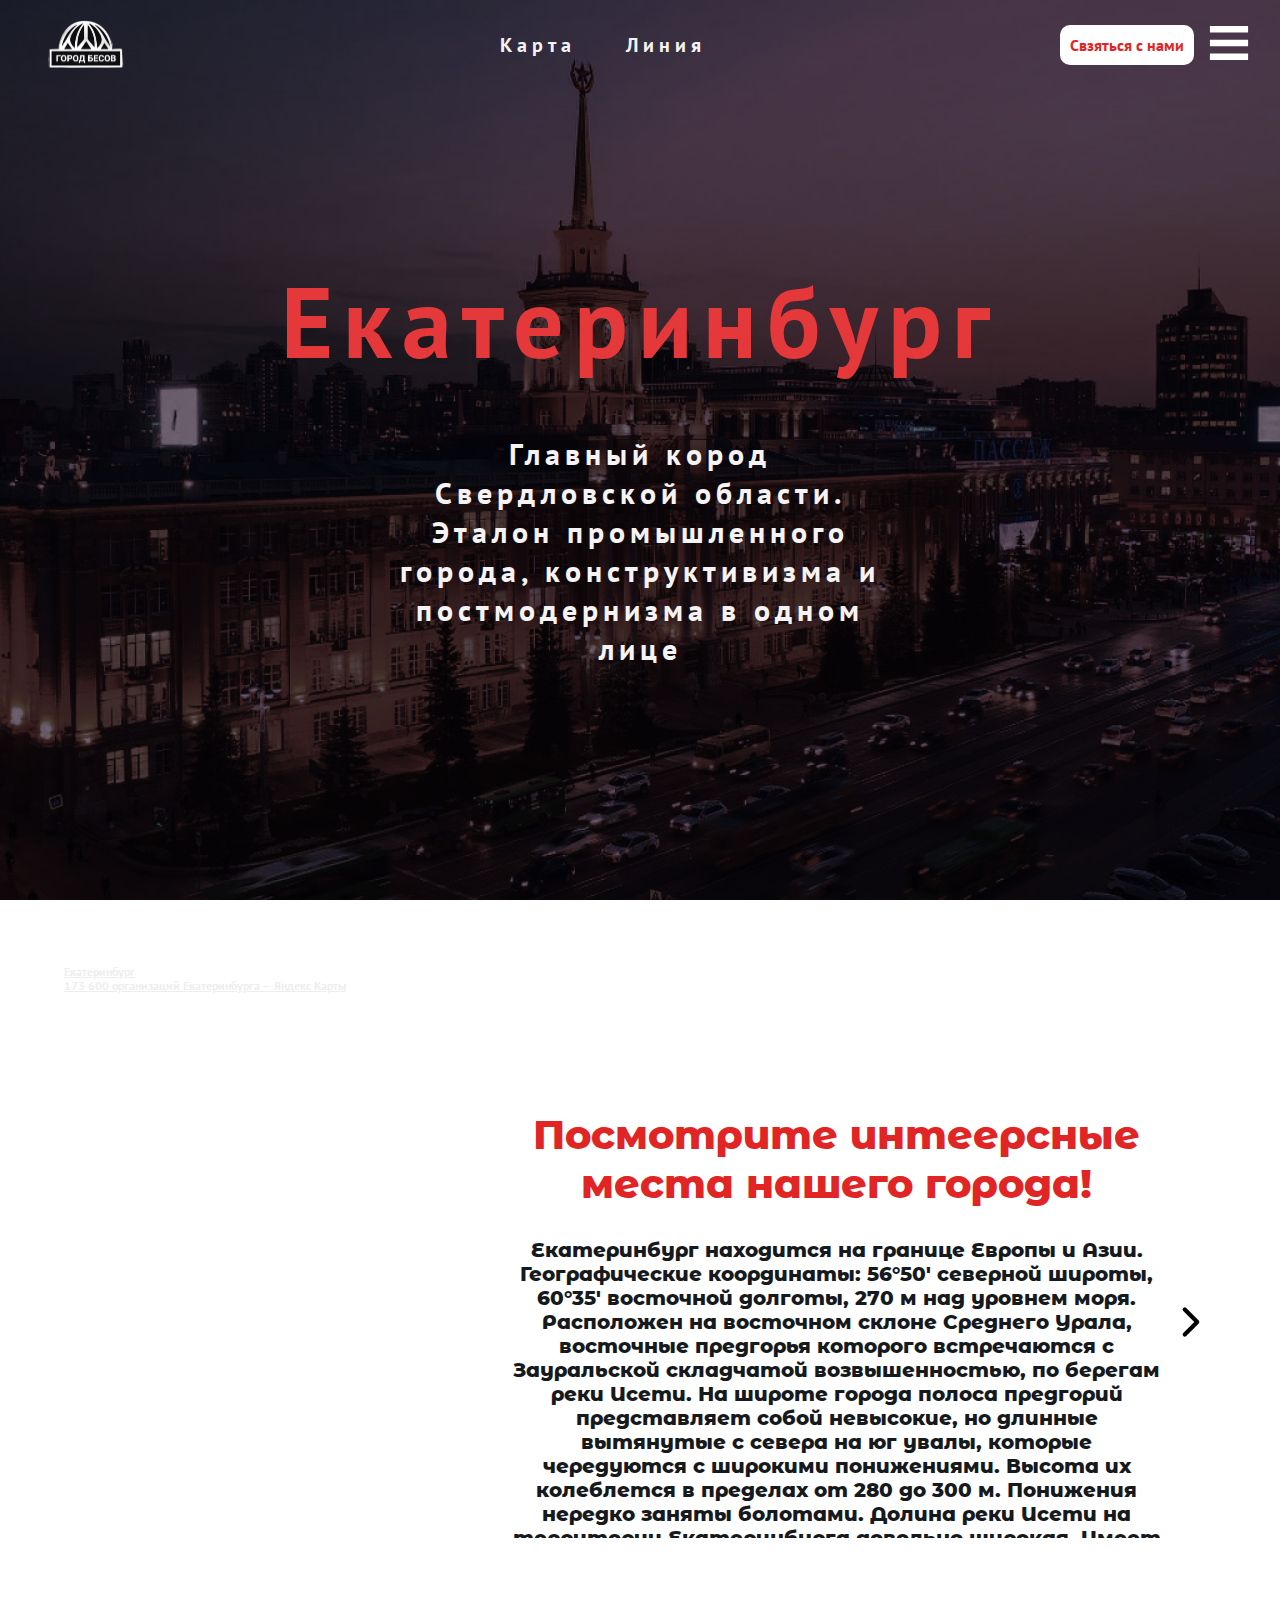
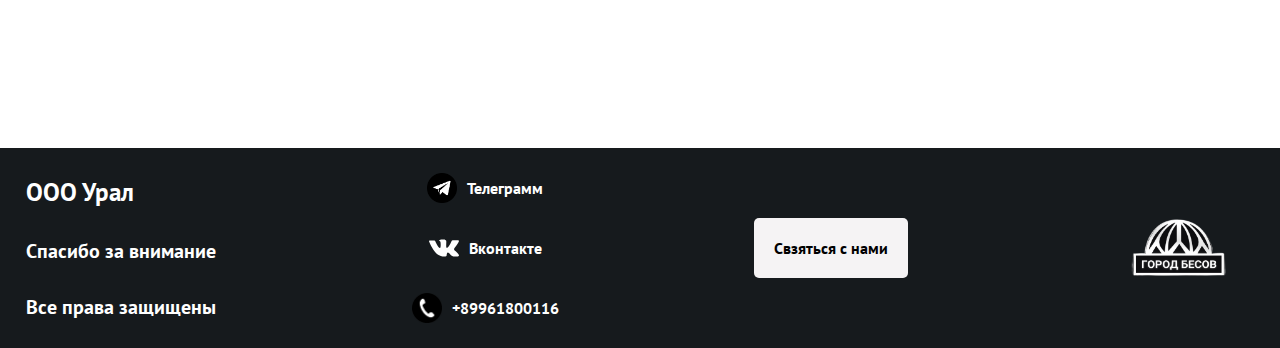
<file: pages/mainpage/index.html>
<!DOCTYPE html>
<html lang="en">
  <head>
    <meta charset="UTF-8" />
    <meta name="viewport" content="width=device-width, initial-scale=1.0" />
    <title>Город бесов</title>
    <link rel="stylesheet" href="./css/style.css" />
    <link rel="icon" type="image/x-icon" href="../../assets/img/favicon.ico" />
  </head>
  <body>
    <section class="aboutcitY">
      <header class="header">
        <div class="header__container">
          <div class="header__logo">
            <img
              src="../../assets/img/logo.png"
              alt="ЛОГО"
              class="header__img"
            />
          </div>
          <div class="header__menu">
            <div class="header__links">
              <a href="#maps" class="header__link">Карта</a>
              <a href="../redline/redLine.html" class="header__link">Линия</a>
            </div>
          </div>
          <div class="header__buttons">
            <div onclick="ModalMeny()" class="header__button">
              <a class="header__button-link" href="#">Свзяться с нами</a>
            </div>
            <a onclick="burgerMeny()" href="#" class="header__burger">
              <img
                class="header__burger-img"
                src="../../assets/img/Burger.svg"
                alt="burder"
              />
            </a>
          </div>
        </div>
      </header>
      <div class="aboutcity" onclick="ShowEkb()">
        <h1 class="aboutcity__title">Екатеринбург</h1>
        <p class="aboutcity__text">
          Главный кород Свердловской области. Эталон промышленного города,
          конструктивизма и постмодернизма в одном лице
        </p>
      </div>
    </section>
    <section class="Bigmap" id="maps">
      <div class="mapsmall" style="position: relative; overflow: hidden">
        <a
          href="https://yandex.ru/maps/54/yekaterinburg/?utm_medium=mapframe&utm_source=maps"
          style="color: #eee; font-size: 12px; position: absolute; top: 0px"
          >Екатеринбург</a
        ><a
          href="https://yandex.ru/maps/54/yekaterinburg/catalog/?ll=60.618456%2C56.840209&utm_medium=mapframe&utm_source=maps&z=13.4"
          style="color: #eee; font-size: 12px; position: absolute; top: 14px"
          >173 600 организаций Екатеринбурга — Яндекс Карты</a
        ><iframe
          src="https://yandex.ru/map-widget/v1/?ll=60.618456%2C56.840209&mode=catalog&z=13.4"
          frameborder="0"
          allowfullscreen="true"
          style="
            position: relative;
            border-radius: 40px;
            width: 100%;
            height: 100%;
          "
        ></iframe>
      </div>
      <div class="Bigmap__hide">
        <div class="Bigmap__text noroute">
          <h1 class="Bigmap__text-title">
            Посмотрите интеерсные места нашего города!
          </h1>
          <p class="Bigmap__text-paragraph">
            Екатеринбург находится на границе Европы и Азии. Географические
            координаты: 56°50′ северной широты, 60°35′ восточной долготы, 270 м
            над уровнем моря. Расположен на восточном склоне Среднего Урала,
            восточные предгорья которого встречаются с Зауральской складчатой
            возвышенностью, по берегам реки Исети. На широте города полоса
            предгорий представляет собой невысокие, но длинные вытянутые с
            севера на юг увалы, которые чередуются с широкими понижениями.
            Высота их колеблется в пределах от 280 до 300 м. Понижения нередко
            заняты болотами. Долина реки Исети на территории Екатеринбурга
            довольно широкая. Имеет пойменные террасы: низкую и высокую.
          </p>
        </div>
        <div class="streka" onclick="hedeText()">
          <img src="../../assets/img/right_strelka.svg" alt="right_strelka" />
        </div>
      </div>
    </section>
    <section class="modal bbase">
      <div class="modal__form">
        <p class="modal__form-title">Подписаться</p>
        <form class="modal__form-form" action="">
          <input class="modal__form-input" type="email" placeholder="email" />
          <input
            class="modal__form-input"
            type="password"
            placeholder="password"
          />
        </form>
        <div class="modal__form-buttonBox">
          <button onclick="ModalMeny()" class="modal__form-button">
            <p class="modal__form-button-text">Submit</p>
          </button>
        </div>
      </div>
    </section>
    <footer class="footer" id="foot">
      <div class="footer__company">
        <h4 class="footer__company-title">ООО Урал</h4>
        <p class="footer__company-text">Спасибо за внимание</p>
        <p class="footer__company-text">Все права защищены</p>
      </div>
      <div class="footer__contacts">
        <div class="telegram">
          <img src="../../assets/img/tg.png" alt="" />
          <a>Телеграмм</a>
        </div>
        <div class="Vk">
          <img src="../../assets/img/vk.svg" alt="" />
          <a>Вконтакте</a>
        </div>
        <div class="telefone">
          <img src="../../assets/img/tel.png" alt="" />
          <a>+89961800116</a>
        </div>
      </div>
      <div class="footer__button" onclick="ModalMeny()">
        <a href="#">Свзяться с нами</a>
      </div>
      <div class="footer__logo">
        <img src="../../assets/img/logo.png" alt="" />
      </div>
    </footer>
    <div class="burgerMeny bbase">
      <div class="burgerMeny_block">
        <div class="burgerMeny_block_header">
          <p class="burgerMeny_block_header-title">Екат<br />ерин<br />бург</p>
          <img
            onclick="burgerMeny()"
            class="burgerMeny_block_header-imgsecond"
            src="../../assets/img/close_burder_red.svg"
            alt=""
          />
        </div>
        <div class="burgerMeny_block_spisok">
          <a class="burgerMeny_block_spisok-link" href="../mainpage/index.html"
            >Главная</a
          >
          <a class="burgerMeny_block_spisok-link" href="../redline/redLine.html"
            >Линия</a
          >
          <a class="burgerMeny_block_spisok-link" href="#foot">О нас</a>
        </div>
      </div>
    </div>
    <script src="../../scripts/index.js"></script>
  </body>
</html>
</file>
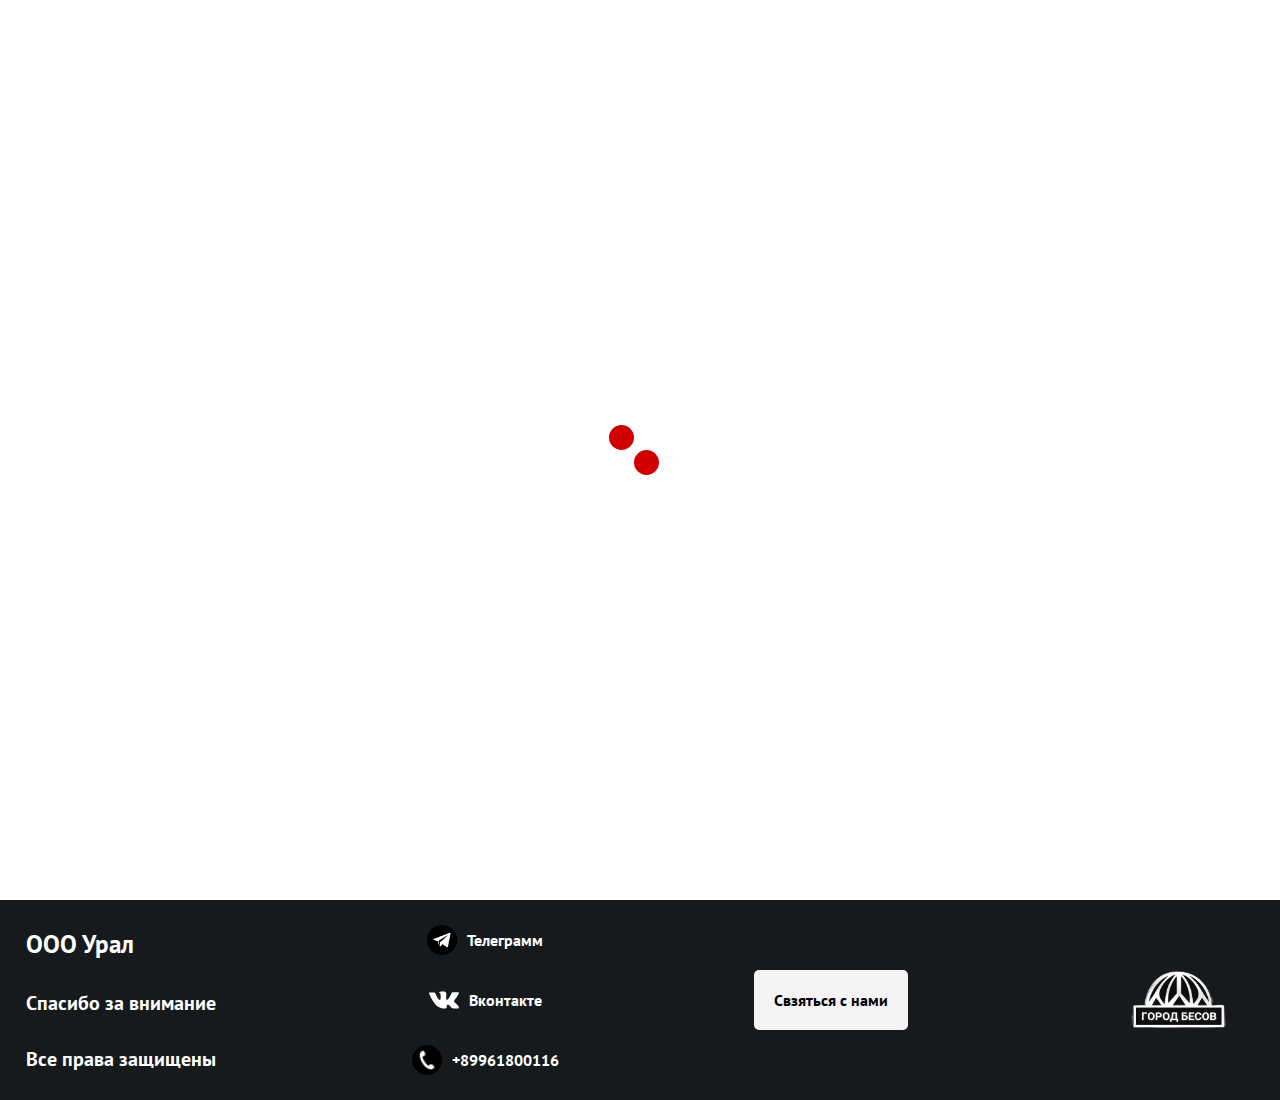
<file: pages/redline/redLine.html>
<!DOCTYPE html>
<html lang="en">
  <head>
    <meta charset="UTF-8" />
    <meta name="viewport" content="width=device-width, initial-scale=1.0" />
    <title>Город бесов Красная линия</title>
    <link rel="stylesheet" href="./css/redline.css" />
    <link rel="icon" type="image/x-icon" href="../../assets/img/favicon.ico" />
  </head>
  <body>
    <section class="redline" id="line">
      <div class="redline__bigText">
        <h1 class="redline__bigText-title">Красная Линия</h1>
        <div class="redline__bigText-searchBox">
          <input
            class="redline__bigText-input"
            oninput="SeeSearch()"
            id="search"
            type="text"
            placeholder="Найти по слову"
          />
        </div>
        <div class="redline__bigText_inputbox">
          <div class="redline__bigText_ColumCeckButtons">
            <div class="redline__bigText_checkbuttonBox">
              <label class="redline__bigText-label" for="parks">Парки</label>
              <input
                onclick="showCheckbox('p')"
                class="check"
                id="parks"
                type="checkbox"
                value="парки"
              />
            </div>

            <div class="redline__bigText_checkbuttonBox">
              <label class="redline__bigText-label" for="buildings"
                >здания</label
              >
              <input
                onclick="showCheckbox('b')"
                class="check"
                id="buildings"
                type="checkbox"
                value="здания"
              />
            </div>
          </div>

          <div class="redline__bigText_ColumCeckButtons">
            <div class="redline__bigText_checkbuttonBox">
              <label class="redline__bigText-label" for="museums">музеи</label>
              <input
                onclick="showCheckbox('m')"
                class="check"
                id="museums"
                type="checkbox"
                value="музеи"
              />
            </div>

            <div class="redline__bigText_checkbuttonBox">
              <label class="redline__bigText-label" for="hrams">храмы</label>
              <input
                onclick="showCheckbox('h')"
                class="check"
                id="hrams"
                type="checkbox"
                value="храмы"
              />
            </div>
          </div>
        </div>
        <button class="redline__bigText_button" onclick="Reset()">
          <p>Сбросить</p>
        </button>
        <div class="pagination"></div>
        <hr class="redline__bigText-line" />
        <div class="redline__bigText-text"></div>
      </div>
      <div class="redline__marshruts">
        <div class="redline__marshruts_container">
          <div class="redline__marshruts-title">
            <h1 class="redline__marshruts-title">Маршрут</h1>
          </div>
          <div class="redline__marshruts__line">
            <img
              class="redline__marshruts__line-img"
              src="../../assets/img/Linemarshruts.svg"
              alt=""
            />
            <div class="redline__marshruts-circle" id="m1">
              <p class="number__marshrut">1</p>
            </div>
          </div>
          <div class="redline__marshruts-text">
            <p class="redline__marshruts-text">Площадь 1905 года</p>
          </div>
          <div class="redline__marshruts__cardBox">
            <div
              class="redline__marshruts__cardBox_SmallCardBox"
              onclick="goToNextHTML()"
            ></div>
            <button class="controls">
              <img
                src="../../assets/img/Arrow.svg"
                class="arrow strelka"
                alt=""
              />
              <img
                src="../../assets/img/Arrow.svg"
                class="arrow-reverse strelka"
                alt=""
              />
            </button>
          </div>
        </div>
        <a href="#" onclick="ModalMeny()" class="tour-text-link">
          <button class="tour">
            <p class="tour-text">Купить</p>
          </button>
        </a>
      </div>
    </section>
    <section class="modal bbase">
      <div class="modal__form">
        <img
          src="../../assets/img/arrowBack.svg"
          alt="arrow"
          class="modal_arrow-img"
          onclick="ModalMeny()"
        />
        <p class="modal__form-title">Подписаться</p>
        <form class="modal__form-form" action="">
          <input class="modal__form-input" type="email" placeholder="email" />
          <input
            class="modal__form-input"
            type="password"
            placeholder="password"
          />
        </form>
        <div class="modal__form-buttonBox">
          <button onclick="ModalMeny()" class="modal__form-button">
            <p class="modal__form-button-text">Submit</p>
          </button>
        </div>
      </div>
    </section>
    <div class="burger" onclick="burgerMeny()">
      <img src="../../assets/img/black_burger.svg" alt="" />
    </div>
    <footer class="footer" id="foot">
      <div class="footer__company">
        <h4 class="footer__company-title">ООО Урал</h4>
        <p class="footer__company-text">Спасибо за внимание</p>
        <p class="footer__company-text">Все права защищены</p>
      </div>
      <div class="footer__contacts">
        <div class="telegram">
          <img src="../../assets/img/tg.png" alt="" />
          <a>Телеграмм</a>
        </div>
        <div class="Vk">
          <img src="../../assets/img/vk.svg" alt="" />
          <a>Вконтакте</a>
        </div>
        <div class="telefone">
          <img src="../../assets/img/tel.png" alt="" />
          <a>+89961800116</a>
        </div>
      </div>
      <div class="footer__button" onclick="ModalMeny()">
        <a href="#">Свзяться с нами</a>
      </div>
      <div class="footer__logo">
        <a href="../mainpage/index.html"
          ><img src="../../assets/img/logo.png" alt=""
        /></a>
      </div>
    </footer>
    <div class="burgerMeny bbase">
      <div class="burgerMeny_block">
        <div class="burgerMeny_block_header">
          <p class="burgerMeny_block_header-title">Красная линия</p>
          <img
            onclick="burgerMeny()"
            class="burgerMeny_block_header-imgsecond"
            src="../../assets/img/close_burder_red.svg"
            alt=""
          />
        </div>
        <div class="burgerMeny_block_spisok">
          <a class="burgerMeny_block_spisok-link" href="../mainpage/index.html"
            >Главная</a
          >
          <a class="burgerMeny_block_spisok-link" href="#foot">О нас</a>
        </div>
      </div>
    </div>
    <div class="loading activeLoading">
      <div class="loading__circle">
        <div class="cube first">
          <span></span>
        </div>
        <div class="cube second">
          <span></span>
        </div>
        <div class="cube third">
          <span></span>
        </div>
        <div class="cube four">
          <span></span>
        </div>
      </div>
    </div>
    <script src="../../scripts/global.js"></script>
  </body>
</html>
</file>
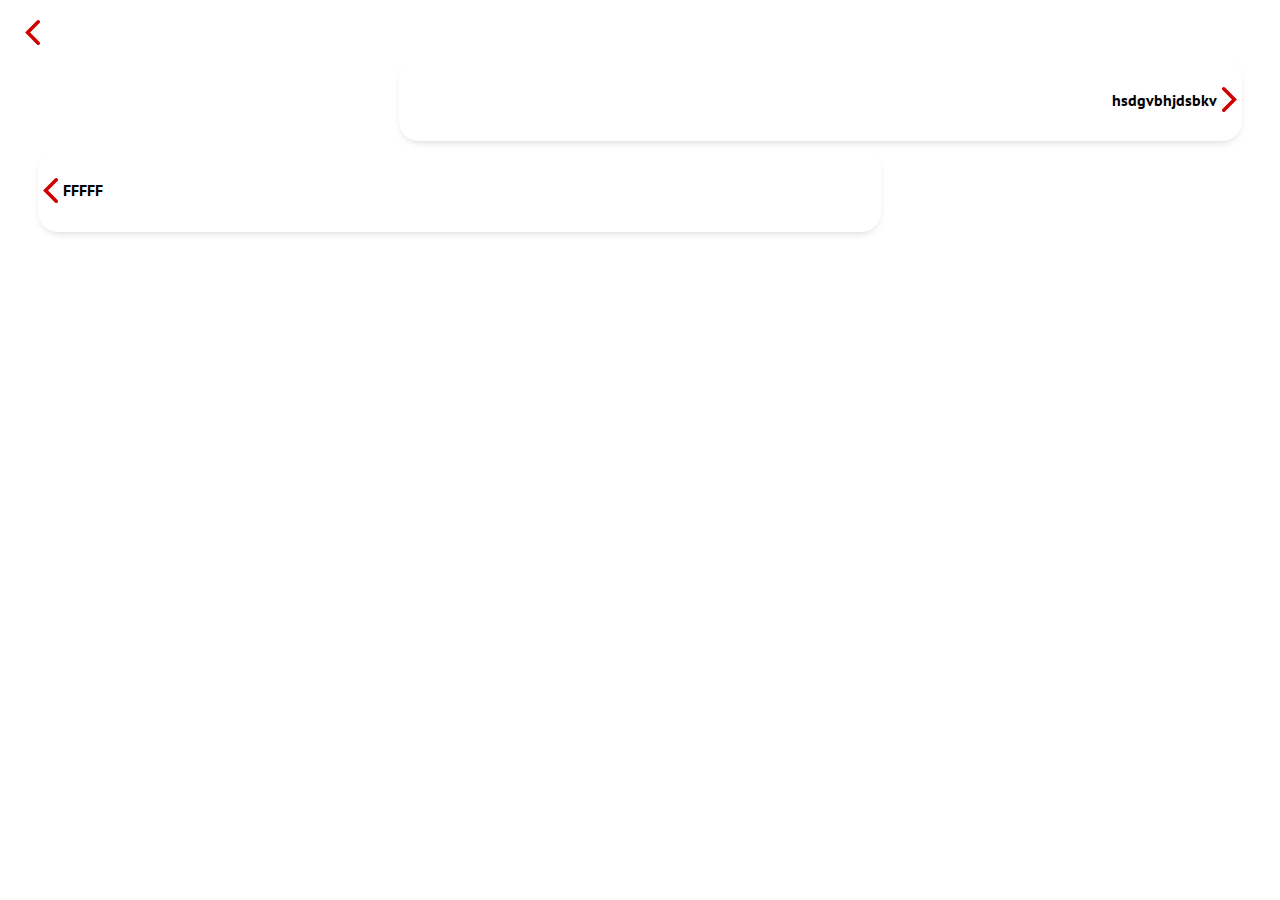
<file: pages/unical/unicalPage.html>
<!DOCTYPE html>
<html lang="en">
  <head>
    <meta charset="UTF-8" />
    <meta name="viewport" content="width=device-width, initial-scale=1.0" />
    <title>Подробнее</title>
    <link rel="stylesheet" href="./css/unicalPage.css" />
    <link rel="icon" type="image/x-icon" href="../../assets/img/favicon.ico" />
  </head>
  <body>
    <div class="page"></div>
    <div class="blocktonext">
      <div class="blocktonext__firstblock">
        <div class="blocktonext__card">
          <p class="blocktonext__card-text">hsdgvbhjdsbkv</p>
          <img
            class="blocktonext__card-photo reverse"
            src="../../assets/img/arrowBack.svg"
            alt="arrow"
          />
        </div>
      </div>
      <div class="blocktonext__secondblock">
        <div class="blocktonext__cardsecond">
          <img
            class="blocktonext__card-photo"
            src="../../assets/img/arrowBack.svg"
            alt="arrow"
          />
          <p class="blocktonext__card-text">FFFFF</p>
        </div>
      </div>
    </div>
    <div class="arrowBack">
      <a href="../redline/redLine.html">
        <img src="../../assets/img/arrowBack.svg" alt="arrowBack" />
      </a>
    </div>
    <div class="loading activeLoading">
      <div class="loading__circle">
        <div class="cube first">
          <span></span>
        </div>
        <div class="cube second">
          <span></span>
        </div>
        <div class="cube third">
          <span></span>
        </div>
        <div class="cube four">
          <span></span>
        </div>
      </div>
    </div>
    <script src="../../scripts/elementfind.js"></script>
  </body>
</html>
</file>
<file: pages/mainpage/css/style.css>
* {
  margin: 0;
  padding: 0;
  box-sizing: border-box;
  font-family: Pt;
  font-weight: 800;
  cursor: default;
  scroll-behavior: smooth;
  list-style-type: none;
}

@font-face {
  font-family: Pt;
  src: url("../../../assets/fonts/PTSans-Regular.ttf");
  font-weight: 600;
}
@font-face {
  font-family: Pt;
  src: url("../../../assets/fonts/PTSans-Bold.ttf");
  font-weight: 800;
}
@font-face {
  font-family: Pt;
  src: url("../../../assets/fonts/PTSans-Bold.ttf");
  font-weight: 800;
}
@font-face {
  font-family: Montserrat;
  src: url("../../../assets/fonts/MontserratAlternates-ExtraBold.ttf");
  font-weight: 800;
}
.header {
  height: 10vh;
}
.header__button {
  border: none;
  background-color: #fff;
  border-radius: 10px;
  padding: 10px;
}
.header__button-link {
  text-decoration: none;
  color: #e12424;
}
.header__container {
  height: 100%;
  display: flex;
  flex-direction: row;
  justify-content: space-between;
  align-items: center;
  padding-left: 2%;
  padding-right: 2%;
  padding-top: 0;
}
.header__logo img {
  width: 120px;
  height: 50px;
}
.header__links {
  height: 100%;
  display: flex;
  flex-direction: row;
  justify-content: space-between;
  align-items: center;
}
@media (max-width: 1080px) {
  .header__links {
    display: none;
  }
}
.header__menu {
  height: 100%;
  display: flex;
  flex-direction: row;
  justify-content: center;
  align-items: center;
}
.header__buttons {
  display: flex;
  flex-direction: row;
  justify-content: space-between;
  align-items: center;
  gap: 10px;
}
.header__burger-img {
  width: 50px;
  height: 50px;
}
.header__link {
  padding: 25px;
  text-decoration: none;
  color: #f5f3f4;
  font-size: 20px;
  letter-spacing: 5px;
  height: 100%;
  display: flex;
  flex-direction: row;
  justify-content: center;
  align-items: center;
  transition: 0.4s ease-in-out;
}
.header__link:hover {
  color: #d00000;
}

.aboutcitY {
  height: 100vh;
  background: url("../../../assets/img//4562a1a6-99c7-40ee-bbff-9ca955979e7e.png") no-repeat center center/cover;
  transition: all 0.4s ease-in-out;
}

.zloiEKB {
  height: 100vh;
  background: url("../../../assets/img//besov.webp") no-repeat center center/cover;
  transition: all 0.4s ease-in-out;
}

.aboutcity {
  padding-left: 5%;
  padding-right: 5%;
  padding-top: 13%;
  display: flex;
  flex-direction: column;
  justify-content: 0;
  align-items: center;
  gap: 3rem;
}
.aboutcity__title {
  font-size: 100px;
  color: #e5383b;
  letter-spacing: 10px;
}
@media (max-width: 768px) {
  .aboutcity__title {
    font-size: 60px;
  }
}
.aboutcity__text {
  max-width: 500px;
  font-size: 30px;
  color: #f5f3f4;
  letter-spacing: 5px;
  text-align: center;
}
@media (max-width: 768px) {
  .aboutcity__text {
    font-size: 20px;
  }
}

.Bigmap {
  overflow: hidden;
  display: flex;
  flex-direction: row;
  justify-content: space-around;
  align-items: 0;
  padding-left: 5%;
  padding-right: 5%;
  padding-top: 5%;
  padding-bottom: 5%;
}
.Bigmap__hide {
  transition: 0.4s ease-in-out;
  display: flex;
  flex-direction: row;
  justify-content: space-between;
  align-items: center;
}
.Bigmap__text {
  transition: 0.4s ease-in-out;
  display: flex;
  flex-direction: column;
  justify-content: center;
  align-items: center;
  text-align: center;
  gap: 30px;
  max-width: 60vw;
}
@media (max-width: 1080px) {
  .Bigmap__text {
    max-width: 30vw;
  }
}
.Bigmap__text-title {
  color: #e12424;
  font-family: Montserrat;
  font-size: 40px;
  font-weight: 800;
}
@media (max-width: 1080px) {
  .Bigmap__text-title {
    font-size: 20px;
  }
}
.Bigmap__text-paragraph {
  max-height: 300px;
  overflow: scroll;
  color: #161a1d;
  font-family: Montserrat;
  font-size: 20px;
  font-weight: 800;
}
@media (max-width: 1080px) {
  .Bigmap__text-paragraph {
    font-size: 15px;
  }
}

.redline {
  height: 100vh;
  padding-left: 0px;
  padding-right: 10px;
  padding-top: 0;
  display: flex;
  flex-direction: row;
  justify-content: 0;
  align-items: 0;
}
@media (max-width: 768px) {
  .redline {
    height: 150vh;
  }
}
.redline__bigText {
  max-width: 20vw;
  display: flex;
  flex-direction: column;
  justify-content: 0;
  align-items: 0;
  border-right: #e12424 solid 10px;
}
@media (max-width: 467px) {
  .redline__bigText {
    border-right: #e12424 solid 4px;
  }
}
.redline__bigText-line {
  height: 10px;
  border: none;
  background-color: #d00000;
  margin-bottom: 20px;
}
.redline__bigText_button {
  transition: 0.4s ease-in-out;
  width: 50%;
  font-size: 20px;
  margin: 0 auto;
  background-color: #fff;
  border: 1px solid #cfcece;
  color: #d00000;
  height: 30px;
  border-radius: 20px;
  margin-bottom: 20px;
  margin-top: 20px;
}
@media (max-width: 768px) {
  .redline__bigText_button {
    font-size: 15px;
    height: 40px;
    width: 70%;
  }
}
.redline__bigText_button:hover {
  background-color: #d00000;
  color: #fff;
}
.redline__bigText_inputbox {
  margin: 0 auto;
  margin-bottom: 10px;
  display: flex;
  flex-direction: row;
  justify-content: space-between;
  align-items: 0;
  width: 65%;
}
@media (max-width: 768px) {
  .redline__bigText_inputbox {
    display: flex;
    flex-direction: column;
    justify-content: space-between;
    align-items: 0;
    gap: 20px;
  }
}
.redline__bigText_ColumCeckButtons {
  display: flex;
  flex-direction: column;
  justify-content: center;
  align-items: center;
  gap: 20px;
}
.redline__bigText_checkbuttonBox {
  display: flex;
  flex-direction: row;
  justify-content: center;
  align-items: center;
  gap: 5px;
}
.redline__bigText-searchBox {
  display: flex;
  flex-direction: row;
  justify-content: center;
  align-items: 0;
}
.redline__bigText-label {
  margin: 0 auto;
  font-size: 20px;
  color: #e12424;
}
@media (max-width: 768px) {
  .redline__bigText-label {
    font-size: 18px;
    text-align: center;
  }
}
.redline__bigText-input {
  font-family: "Pt";
  font-weight: 800;
  color: #1d1d1d;
  height: 40px;
  border: 2px solid #b4b4b4;
  border-radius: 20px;
  width: 90%;
  padding: 8px;
  outline: 0;
  transition: 0.6s ease-in-out;
  margin-bottom: 20px;
}
.redline__bigText-input:focus {
  background-color: #ececec;
}
.redline__bigText-title {
  color: #fff;
  background-color: #e12424;
  font-size: 60px;
  margin-bottom: 20px;
  text-align: center;
}
@media (max-width: 1080px) {
  .redline__bigText-title {
    font-size: 25px;
  }
}
@media (max-width: 768px) {
  .redline__bigText-title {
    font-size: 20px;
  }
}
.redline__bigText-text {
  padding-left: 10px;
  display: flex;
  flex-direction: column;
  justify-content: 0;
  align-items: 0;
  gap: 10px;
  font-size: 20px;
  color: #e12424;
  letter-spacing: 2px;
  overflow-y: scroll;
  overflow-x: visible;
}
@media (max-width: 768px) {
  .redline__bigText-text {
    padding-left: 2px;
    width: 95%;
  }
}
@media (max-width: 768px) {
  .redline__bigText-text a {
    font-size: 15px;
  }
}
.redline__bigText-text a:hover {
  text-decoration: underline;
}
.redline__marshruts {
  display: flex;
  flex-direction: column;
  justify-content: 0;
  align-items: center;
  max-width: 80vw;
  width: 100%;
}
.redline__marshruts_container {
  width: 100%;
}
.redline__marshruts-title {
  color: #d00000;
  font-size: 60px;
  text-align: center;
  margin-bottom: 30px;
}
@media (max-width: 768px) {
  .redline__marshruts-title {
    font-size: 30px;
  }
}
.redline__marshruts-text {
  font-size: 30px;
  color: #d00000;
  margin-top: 70px;
  text-align: center;
}
@media (max-width: 768px) {
  .redline__marshruts-text {
    margin-top: 20px;
    font-size: 20px;
  }
}
.redline__marshruts__line {
  position: relative;
  display: flex;
  flex-direction: column;
  justify-content: center;
  align-items: center;
}
@media (max-width: 1080px) {
  .redline__marshruts__line-img {
    display: none;
  }
}
.redline__marshruts-circle {
  position: absolute;
  top: -20px;
  display: flex;
  flex-direction: row;
  justify-content: center;
  align-items: center;
  background-color: #d00000;
  color: #fff;
  font-size: 20px;
  width: 50px;
  height: 50px;
  border-radius: 50px;
}
@media (max-width: 768px) {
  .redline__marshruts-circle {
    width: 20px;
    height: 20px;
  }
}
.redline__marshruts__cardBox {
  display: flex;
  flex-direction: column;
  justify-content: 0;
  align-items: center;
  gap: 100px;
  width: 100%;
  height: 50vh;
  margin-top: 50px;
  -o-object-fit: contain;
     object-fit: contain;
}
.redline__marshruts__cardBox_SmallCardBox {
  width: 100%;
  height: 50vh;
  position: relative;
}
.redline__marshruts__cardBox_card {
  width: 100%;
  display: flex;
  flex-direction: row;
  justify-content: center;
  align-items: 0;
  position: absolute;
  top: 0;
  gap: 30px;
  opacity: 0;
  transition: 0.6s ease-in-out;
}
@media (max-width: 768px) {
  .redline__marshruts__cardBox_card {
    display: flex;
    flex-direction: row;
    justify-content: center;
    align-items: center;
  }
}
@media (max-width: 467px) {
  .redline__marshruts__cardBox_card {
    display: flex;
    flex-direction: column;
    justify-content: center;
    align-items: center;
  }
}
.redline__marshruts__cardBox_card.active {
  animation: card_visible 0.7s ease-in-out;
  opacity: 1;
}
.redline__marshruts__cardBox_card-columnbox {
  width: 200px;
}
.redline__marshruts__cardBox_card-map {
  margin-bottom: 16px;
}
.redline__marshruts__cardBox_card-description {
  border-radius: 5px;
  width: 200px;
  height: 132px;
  text-align: center;
  color: #d00000;
  font-size: 15px;
  letter-spacing: 3px;
}
.redline__marshruts__cardBox_card-img {
  border-radius: 5px;
  overflow: hidden;
  width: 300px;
  height: 300px;
}
@media (max-width: 768px) {
  .redline__marshruts__cardBox_card-img {
    width: 200px;
    height: 200px;
  }
}
.redline__marshruts__cardBox_card-img img {
  display: block;
  height: 100%;
}

@keyframes card_visible {
  0% {
    opacity: 0;
  }
  100% {
    opacity: 1;
  }
}
@keyframes card_hide {
  0% {
    display: flex;
    opacity: 1;
  }
  99% {
    opacity: 0;
  }
  100% {
    display: none;
    opacity: 0;
  }
}
.nonActive {
  animation: card_hide 0.7s ease-in-out;
  display: none;
}

.modal_arrow-img {
  width: 25px;
  height: 25px;
  position: relative;
  top: 5px;
  transition: 0.4s ease-in-out;
}
.modal_arrow-img:hover {
  transform: translate(-9px);
}

.modal {
  background-color: rgba(22, 26, 29, 0.7137254902);
  font-family: "Pt";
  font-weight: 600;
  width: 100vw;
  height: 100vh;
  position: fixed;
  z-index: 3;
  top: 0px;
  left: 0px;
  display: flex;
  flex-direction: row;
  justify-content: center;
  align-items: center;
}
.modal__form {
  box-shadow: -2px 0px 79px 23px rgba(251, 251, 251, 0.2);
  border-radius: 1.5rem;
  background-color: #fff;
  padding: 2rem;
  width: 350px;
  height: 320px;
}
.modal__form-title {
  font-size: 30px;
  font-family: "Pt";
  font-weight: 800;
  color: #e12424;
  text-align: center;
  margin-bottom: 15px;
}
.modal__form-form {
  display: flex;
  flex-direction: column;
  justify-content: 0;
  align-items: 0;
  gap: 15px;
}
.modal__form-input {
  font-family: "Pt";
  font-weight: 800;
  color: #1d1d1d;
  height: 40px;
  border: 3px solid #b4b4b4;
  border-radius: 20px;
  padding: 8px;
  outline: 0;
  transition: 0.6s ease-in-out;
}
.modal__form-input:focus {
  background-color: #ececec;
}
.modal__form-buttonBox {
  margin-top: 40px;
  display: flex;
  flex-direction: row;
  justify-content: center;
  align-items: 0;
}
.modal__form-button {
  border: 0;
  width: 70%;
  color: #d00000;
  background-color: #eeeeee;
  border-radius: 1.5rem;
  padding: 15px 20px 15px 20px;
  transition: 0.6s ease-in-out;
}
.modal__form-button:hover {
  color: #fff;
  background-color: #d00000;
}
.modal__form-button-text {
  font-family: "Pt";
  font-weight: 800;
  font-size: 15px;
  letter-spacing: 2px;
}

.pagination {
  margin-top: 20px;
  margin-bottom: 40px;
  font-size: 20px;
  display: flex;
  flex-direction: row;
  justify-content: center;
  align-items: center;
  color: #e12424;
  text-decoration: underline;
  gap: 10px;
}
@media (max-width: 1080px) {
  .pagination {
    display: flex;
    flex-direction: column;
    justify-content: center;
    align-items: center;
  }
}

.footer {
  background-color: #161a1d;
  height: 200px;
  display: flex;
  flex-direction: row;
  justify-content: space-between;
  align-items: center;
  gap: 15rem;
  padding-left: 2%;
  padding-right: 2%;
  padding-top: 0;
  color: #fff;
}
@media (max-width: 1480px) {
  .footer {
    gap: 10%;
  }
}
.footer a {
  text-decoration: none;
  color: #fff;
}
.footer img {
  width: 30px;
  height: 30px;
}
.footer__logo img {
  width: 150px;
  height: 60px;
}
@media (max-width: 768px) {
  .footer__logo img {
    display: none;
  }
}
.footer__company {
  display: flex;
  flex-direction: column;
  gap: 30px;
}
.footer__company-title {
  font-size: 25px;
}
@media (max-width: 768px) {
  .footer__company-title {
    font-size: 15px;
  }
}
.footer__company-text {
  font-size: 20px;
}
@media (max-width: 768px) {
  .footer__company-text {
    font-size: 10px;
  }
}
.footer__contacts {
  display: flex;
  flex-direction: column;
  justify-content: center;
  align-items: center;
  gap: 30px;
}
.footer__button {
  padding: 20px;
  transition: 0.7s ease-in-out;
  background-color: #f5f3f4;
  border-radius: 5px;
}
.footer__button a {
  color: black;
}
.footer__button:hover {
  background-color: black;
}
.footer__button:hover a {
  color: #f5f3f4;
}

.telegram {
  display: flex;
  align-items: center;
  gap: 10px;
}

.Vk {
  display: flex;
  align-items: center;
  gap: 10px;
}

.telefone {
  display: flex;
  align-items: center;
  gap: 10px;
}

.controls {
  background-color: #fff;
  border: none;
}
@media (max-width: 768px) {
  .controls {
    margin-top: 510px;
  }
}

.tour {
  border: solid rgb(235, 235, 235) 1px;
  border-radius: 10px;
  padding: 24px 100px;
  color: #d00000;
  background-color: #fdfdfd;
  box-shadow: 4px 5px 0px rgba(34, 60, 80, 0.2);
  margin-top: 50px;
  transition: 0.7s ease-in-out;
}
.tour:hover {
  background-color: #e12424;
  color: #fff;
}
.tour-text {
  font-size: 20px;
}
@media (max-width: 768px) {
  .tour-text-link {
    margin-top: 250px;
  }
}

.burgerMeny {
  transition: 0.7s ease-in-out;
  height: 100vh;
  width: 100vw;
  position: fixed;
  top: 0px;
  z-index: 5;
  background-color: rgba(22, 26, 29, 0.7725490196);
  opacity: 0;
}
.burgerMeny_block {
  display: flex;
  flex-direction: column;
  justify-content: 0;
  align-items: center;
  width: 20%;
  height: 60%;
  background-color: #fff;
  border-left: 5px solid #d00000;
  border-radius: 5px 0px 0px 5px;
  position: absolute;
  top: 0px;
  right: 0px;
}
@media (max-width: 467px) {
  .burgerMeny_block {
    width: 50%;
  }
}
.burgerMeny_block_header {
  width: 100%;
  display: flex;
  flex-direction: row;
  justify-content: space-between;
  align-items: center;
}
.burgerMeny_block_header-title {
  margin-left: 10px;
  font-size: 30px;
  letter-spacing: 3px;
  font-family: "Pt";
  font-weight: 800;
  color: #d00000;
}
.burgerMeny_block_header-imgsecond {
  width: 25%;
  height: 25%;
}
.burgerMeny_block_spisok {
  margin-top: 30%;
  display: flex;
  flex-direction: column;
  justify-content: 0;
  align-items: center;
  gap: 25%;
  height: 80%;
}
.burgerMeny_block_spisok-link {
  font-size: 30px;
  letter-spacing: 3px;
  font-family: "Pt";
  font-weight: 800;
  text-decoration: none;
  color: #803939;
  font-size: 25px;
  transition: 0.4s ease-in-out;
}
.burgerMeny_block_spisok-link:hover {
  color: #d00000;
}

.route {
  opacity: 0;
  transition: all 0.4s ease-in-out;
}

.mapsmall {
  width: 40vw;
  height: 80vh;
}

.mapbig {
  top: 0;
  left: 0;
  z-index: 3;
  width: 100vw;
  height: 80vh;
  transition: all 0.4s ease-in-out;
}

.noroute {
  opacity: 1;
  transition: all 0.4s ease-in-out;
}

.streka_hiden {
  position: absolute;
  right: 0px;
  transition: 0.4s ease-in-out;
  transform: rotate(180deg);
}
.streka_hiden:hover {
  transform: translateX(-10px) rotate(180deg);
}
.streka_hiden img {
  width: 50px;
  height: 50px;
}

.streka {
  transition: 0.4s ease-in-out;
}
.streka:hover {
  transform: translateX(10px);
}
.streka img {
  width: 50px;
  height: 50px;
}

.arrow-reverse {
  transform: rotate(180deg);
  transition: 0.4s ease-in-out;
}
.arrow-reverse:hover {
  transform: translateX(20px) rotate(180deg);
}

.arrow {
  transition: 0.4s ease-in-out;
}
.arrow:hover {
  transform: translateX(-20px);
}

.bbase {
  display: none;
}

.bvis {
  animation: burger-meny 0.7s ease-in-out;
  animation-fill-mode: forwards;
}

@keyframes burger-meny {
  0% {
    display: none;
  }
  1% {
    opacity: 0;
  }
  100% {
    display: flex;
    opacity: 1;
  }
}
.bhide {
  animation: burger-meny-hide 0.7s ease-in-out;
  animation-fill-mode: forwards;
}

@keyframes burger-meny-hide {
  0% {
    opacity: 1;
  }
  99% {
    opacity: 0;
    display: none;
  }
  100% {
    display: none;
  }
}
.img__close {
  position: absolute;
  width: 50px;
  height: 40px;
  transform: rotate(45deg);
  right: 0px;
}

.rotate {
  transform: rotate(-45deg);
}

.owerflo {
  overflow: hidden;
}

.noover {
  overflow: auto;
}

.hide {
  display: none;
}

.activeLink {
  display: flex;
}

.activePage {
  display: flex;
}

.hidePage {
  display: none;
}

.burger {
  position: absolute;
  top: 20px;
  right: 20px;
}

.activeLoading {
  display: flex;
  flex-direction: row;
  justify-content: center;
  align-items: center;
}

@keyframes loading-complete-animation {
  0% {
    opacity: 1;
    display: flex;
    flex-direction: row;
    justify-content: center;
    align-items: center;
  }
  99% {
    opacity: 0;
  }
  100% {
    display: none;
  }
}
.loadingComplete {
  animation: loading-complete-animation 0.7s ease-in-out;
  display: none;
}

.loading {
  overflow-x: hidden;
  background-color: #fff;
  width: 99vw;
  height: 100vh;
  position: absolute;
  top: 0;
  left: 0;
  z-index: 100;
}
.loading__circle {
  width: 50px;
  height: 50px;
  display: flex;
  flex-wrap: wrap;
  animation: loading-animation 0.7s ease-in-out infinite;
}

@keyframes loading-animation {
  0% {
    transform: rotate(0deg);
  }
  100% {
    transform: rotate(360deg);
  }
}
.cube {
  width: 25px;
  height: 25px;
  border-radius: 50px;
}

.first,
.four {
  background-color: #d00000;
}

.second,
.third {
  background-color: #fff;
}
</file>
<file: pages/redline/css/redline.css>
* {
  margin: 0;
  padding: 0;
  box-sizing: border-box;
  font-family: Pt;
  font-weight: 800;
  cursor: default;
  scroll-behavior: smooth;
  list-style-type: none;
}

@font-face {
  font-family: Pt;
  src: url("../../../assets/fonts/PTSans-Regular.ttf");
  font-weight: 600;
}
@font-face {
  font-family: Pt;
  src: url("../../../assets/fonts/PTSans-Bold.ttf");
  font-weight: 800;
}
@font-face {
  font-family: Pt;
  src: url("../../../assets/fonts/PTSans-Bold.ttf");
  font-weight: 800;
}
@font-face {
  font-family: Montserrat;
  src: url("../../../assets/fonts/MontserratAlternates-ExtraBold.ttf");
  font-weight: 800;
}
.header {
  height: 10vh;
}
.header__button {
  border: none;
  background-color: #fff;
  border-radius: 10px;
  padding: 10px;
}
.header__button-link {
  text-decoration: none;
  color: #e12424;
}
.header__container {
  height: 100%;
  display: flex;
  flex-direction: row;
  justify-content: space-between;
  align-items: center;
  padding-left: 2%;
  padding-right: 2%;
  padding-top: 0;
}
.header__logo img {
  width: 120px;
  height: 50px;
}
.header__links {
  height: 100%;
  display: flex;
  flex-direction: row;
  justify-content: space-between;
  align-items: center;
}
@media (max-width: 1080px) {
  .header__links {
    display: none;
  }
}
.header__menu {
  height: 100%;
  display: flex;
  flex-direction: row;
  justify-content: center;
  align-items: center;
}
.header__buttons {
  display: flex;
  flex-direction: row;
  justify-content: space-between;
  align-items: center;
  gap: 10px;
}
.header__burger-img {
  width: 50px;
  height: 50px;
}
.header__link {
  padding: 25px;
  text-decoration: none;
  color: #f5f3f4;
  font-size: 20px;
  letter-spacing: 5px;
  height: 100%;
  display: flex;
  flex-direction: row;
  justify-content: center;
  align-items: center;
  transition: 0.4s ease-in-out;
}
.header__link:hover {
  color: #d00000;
}

.aboutcitY {
  height: 100vh;
  background: url("../../../assets/img//4562a1a6-99c7-40ee-bbff-9ca955979e7e.png") no-repeat center center/cover;
  transition: all 0.4s ease-in-out;
}

.zloiEKB {
  height: 100vh;
  background: url("../../../assets/img//besov.webp") no-repeat center center/cover;
  transition: all 0.4s ease-in-out;
}

.aboutcity {
  padding-left: 5%;
  padding-right: 5%;
  padding-top: 13%;
  display: flex;
  flex-direction: column;
  justify-content: 0;
  align-items: center;
  gap: 3rem;
}
.aboutcity__title {
  font-size: 100px;
  color: #e5383b;
  letter-spacing: 10px;
}
@media (max-width: 768px) {
  .aboutcity__title {
    font-size: 60px;
  }
}
.aboutcity__text {
  max-width: 500px;
  font-size: 30px;
  color: #f5f3f4;
  letter-spacing: 5px;
  text-align: center;
}
@media (max-width: 768px) {
  .aboutcity__text {
    font-size: 20px;
  }
}

.Bigmap {
  overflow: hidden;
  display: flex;
  flex-direction: row;
  justify-content: space-around;
  align-items: 0;
  padding-left: 5%;
  padding-right: 5%;
  padding-top: 5%;
  padding-bottom: 5%;
}
.Bigmap__hide {
  transition: 0.4s ease-in-out;
  display: flex;
  flex-direction: row;
  justify-content: space-between;
  align-items: center;
}
.Bigmap__text {
  transition: 0.4s ease-in-out;
  display: flex;
  flex-direction: column;
  justify-content: center;
  align-items: center;
  text-align: center;
  gap: 30px;
  max-width: 60vw;
}
@media (max-width: 1080px) {
  .Bigmap__text {
    max-width: 30vw;
  }
}
.Bigmap__text-title {
  color: #e12424;
  font-family: Montserrat;
  font-size: 40px;
  font-weight: 800;
}
@media (max-width: 1080px) {
  .Bigmap__text-title {
    font-size: 20px;
  }
}
.Bigmap__text-paragraph {
  max-height: 300px;
  overflow: scroll;
  color: #161a1d;
  font-family: Montserrat;
  font-size: 20px;
  font-weight: 800;
}
@media (max-width: 1080px) {
  .Bigmap__text-paragraph {
    font-size: 15px;
  }
}

.redline {
  height: 100vh;
  padding-left: 0px;
  padding-right: 10px;
  padding-top: 0;
  display: flex;
  flex-direction: row;
  justify-content: 0;
  align-items: 0;
}
@media (max-width: 768px) {
  .redline {
    height: 150vh;
  }
}
.redline__bigText {
  max-width: 20vw;
  display: flex;
  flex-direction: column;
  justify-content: 0;
  align-items: 0;
  border-right: #e12424 solid 10px;
}
@media (max-width: 467px) {
  .redline__bigText {
    border-right: #e12424 solid 4px;
  }
}
.redline__bigText-line {
  height: 10px;
  border: none;
  background-color: #d00000;
  margin-bottom: 20px;
}
.redline__bigText_button {
  transition: 0.4s ease-in-out;
  width: 50%;
  font-size: 20px;
  margin: 0 auto;
  background-color: #fff;
  border: 1px solid #cfcece;
  color: #d00000;
  height: 30px;
  border-radius: 20px;
  margin-bottom: 20px;
  margin-top: 20px;
}
@media (max-width: 768px) {
  .redline__bigText_button {
    font-size: 15px;
    height: 40px;
    width: 70%;
  }
}
.redline__bigText_button:hover {
  background-color: #d00000;
  color: #fff;
}
.redline__bigText_inputbox {
  margin: 0 auto;
  margin-bottom: 10px;
  display: flex;
  flex-direction: row;
  justify-content: space-between;
  align-items: 0;
  width: 65%;
}
@media (max-width: 768px) {
  .redline__bigText_inputbox {
    display: flex;
    flex-direction: column;
    justify-content: space-between;
    align-items: 0;
    gap: 20px;
  }
}
.redline__bigText_ColumCeckButtons {
  display: flex;
  flex-direction: column;
  justify-content: center;
  align-items: center;
  gap: 20px;
}
.redline__bigText_checkbuttonBox {
  display: flex;
  flex-direction: row;
  justify-content: center;
  align-items: center;
  gap: 5px;
}
.redline__bigText-searchBox {
  display: flex;
  flex-direction: row;
  justify-content: center;
  align-items: 0;
}
.redline__bigText-label {
  margin: 0 auto;
  font-size: 20px;
  color: #e12424;
}
@media (max-width: 768px) {
  .redline__bigText-label {
    font-size: 18px;
    text-align: center;
  }
}
.redline__bigText-input {
  font-family: "Pt";
  font-weight: 800;
  color: #1d1d1d;
  height: 40px;
  border: 2px solid #b4b4b4;
  border-radius: 20px;
  width: 90%;
  padding: 8px;
  outline: 0;
  transition: 0.6s ease-in-out;
  margin-bottom: 20px;
}
.redline__bigText-input:focus {
  background-color: #ececec;
}
.redline__bigText-title {
  color: #fff;
  background-color: #e12424;
  font-size: 60px;
  margin-bottom: 20px;
  text-align: center;
}
@media (max-width: 1080px) {
  .redline__bigText-title {
    font-size: 25px;
  }
}
@media (max-width: 768px) {
  .redline__bigText-title {
    font-size: 20px;
  }
}
.redline__bigText-text {
  padding-left: 10px;
  display: flex;
  flex-direction: column;
  justify-content: 0;
  align-items: 0;
  gap: 10px;
  font-size: 20px;
  color: #e12424;
  letter-spacing: 2px;
  overflow-y: scroll;
  overflow-x: visible;
}
@media (max-width: 768px) {
  .redline__bigText-text {
    padding-left: 2px;
    width: 95%;
  }
}
@media (max-width: 768px) {
  .redline__bigText-text a {
    font-size: 15px;
  }
}
.redline__bigText-text a:hover {
  text-decoration: underline;
}
.redline__marshruts {
  display: flex;
  flex-direction: column;
  justify-content: 0;
  align-items: center;
  max-width: 80vw;
  width: 100%;
}
.redline__marshruts_container {
  width: 100%;
}
.redline__marshruts-title {
  color: #d00000;
  font-size: 60px;
  text-align: center;
  margin-bottom: 30px;
}
@media (max-width: 768px) {
  .redline__marshruts-title {
    font-size: 30px;
  }
}
.redline__marshruts-text {
  font-size: 30px;
  color: #d00000;
  margin-top: 70px;
  text-align: center;
}
@media (max-width: 768px) {
  .redline__marshruts-text {
    margin-top: 20px;
    font-size: 20px;
  }
}
.redline__marshruts__line {
  position: relative;
  display: flex;
  flex-direction: column;
  justify-content: center;
  align-items: center;
}
@media (max-width: 1080px) {
  .redline__marshruts__line-img {
    display: none;
  }
}
.redline__marshruts-circle {
  position: absolute;
  top: -20px;
  display: flex;
  flex-direction: row;
  justify-content: center;
  align-items: center;
  background-color: #d00000;
  color: #fff;
  font-size: 20px;
  width: 50px;
  height: 50px;
  border-radius: 50px;
}
@media (max-width: 768px) {
  .redline__marshruts-circle {
    width: 20px;
    height: 20px;
  }
}
.redline__marshruts__cardBox {
  display: flex;
  flex-direction: column;
  justify-content: 0;
  align-items: center;
  gap: 100px;
  width: 100%;
  height: 50vh;
  margin-top: 50px;
  -o-object-fit: contain;
     object-fit: contain;
}
.redline__marshruts__cardBox_SmallCardBox {
  width: 100%;
  height: 50vh;
  position: relative;
}
.redline__marshruts__cardBox_card {
  width: 100%;
  display: flex;
  flex-direction: row;
  justify-content: center;
  align-items: 0;
  position: absolute;
  top: 0;
  gap: 30px;
  opacity: 0;
  transition: 0.6s ease-in-out;
}
@media (max-width: 768px) {
  .redline__marshruts__cardBox_card {
    display: flex;
    flex-direction: row;
    justify-content: center;
    align-items: center;
  }
}
@media (max-width: 467px) {
  .redline__marshruts__cardBox_card {
    display: flex;
    flex-direction: column;
    justify-content: center;
    align-items: center;
  }
}
.redline__marshruts__cardBox_card.active {
  animation: card_visible 0.7s ease-in-out;
  opacity: 1;
}
.redline__marshruts__cardBox_card-columnbox {
  width: 200px;
}
.redline__marshruts__cardBox_card-map {
  margin-bottom: 16px;
}
.redline__marshruts__cardBox_card-description {
  border-radius: 5px;
  width: 200px;
  height: 132px;
  color: #d00000;
  font-size: 15px;
  letter-spacing: 1px;
}
.redline__marshruts__cardBox_card-img {
  border-radius: 5px;
  overflow: hidden;
  width: 300px;
  height: 300px;
}
@media (max-width: 768px) {
  .redline__marshruts__cardBox_card-img {
    width: 200px;
    height: 200px;
  }
}
.redline__marshruts__cardBox_card-img img {
  display: block;
  height: 100%;
}

@keyframes card_visible {
  0% {
    opacity: 0;
  }
  100% {
    opacity: 1;
  }
}
@keyframes card_hide {
  0% {
    display: flex;
    opacity: 1;
  }
  99% {
    opacity: 0;
  }
  100% {
    display: none;
    opacity: 0;
  }
}
.nonActive {
  animation: card_hide 0.7s ease-in-out;
  display: none;
}

.modal_arrow-img {
  width: 25px;
  height: 25px;
  position: relative;
  top: 5px;
  transition: 0.4s ease-in-out;
}
.modal_arrow-img:hover {
  transform: translate(-9px);
}

.modal {
  background-color: rgba(22, 26, 29, 0.7137254902);
  font-family: "Pt";
  font-weight: 600;
  width: 100vw;
  height: 100vh;
  position: fixed;
  z-index: 3;
  top: 0px;
  left: 0px;
  display: flex;
  flex-direction: row;
  justify-content: center;
  align-items: center;
}
.modal__form {
  box-shadow: -2px 0px 79px 23px rgba(251, 251, 251, 0.2);
  border-radius: 1.5rem;
  background-color: #fff;
  padding: 2rem;
  width: 350px;
  height: 320px;
}
.modal__form-title {
  font-size: 30px;
  font-family: "Pt";
  font-weight: 800;
  color: #e12424;
  text-align: center;
  margin-bottom: 15px;
}
.modal__form-form {
  display: flex;
  flex-direction: column;
  justify-content: 0;
  align-items: 0;
  gap: 15px;
}
.modal__form-input {
  font-family: "Pt";
  font-weight: 800;
  color: #1d1d1d;
  height: 40px;
  border: 3px solid #b4b4b4;
  border-radius: 20px;
  padding: 8px;
  outline: 0;
  transition: 0.6s ease-in-out;
}
.modal__form-input:focus {
  background-color: #ececec;
}
.modal__form-buttonBox {
  margin-top: 40px;
  display: flex;
  flex-direction: row;
  justify-content: center;
  align-items: 0;
}
.modal__form-button {
  border: 0;
  width: 70%;
  color: #d00000;
  background-color: #eeeeee;
  border-radius: 1.5rem;
  padding: 15px 20px 15px 20px;
  transition: 0.6s ease-in-out;
}
.modal__form-button:hover {
  color: #fff;
  background-color: #d00000;
}
.modal__form-button-text {
  font-family: "Pt";
  font-weight: 800;
  font-size: 15px;
  letter-spacing: 2px;
}

.pagination {
  margin-top: 20px;
  margin-bottom: 40px;
  font-size: 20px;
  display: flex;
  flex-direction: row;
  justify-content: center;
  align-items: center;
  color: #e12424;
  text-decoration: underline;
  gap: 10px;
}
@media (max-width: 1080px) {
  .pagination {
    display: flex;
    flex-direction: column;
    justify-content: center;
    align-items: center;
  }
}

.footer {
  background-color: #161a1d;
  height: 200px;
  display: flex;
  flex-direction: row;
  justify-content: space-between;
  align-items: center;
  gap: 15rem;
  padding-left: 2%;
  padding-right: 2%;
  padding-top: 0;
  color: #fff;
}
@media (max-width: 1480px) {
  .footer {
    gap: 10%;
  }
}
.footer a {
  text-decoration: none;
  color: #fff;
}
.footer img {
  width: 30px;
  height: 30px;
}
.footer__logo img {
  width: 150px;
  height: 60px;
}
@media (max-width: 768px) {
  .footer__logo img {
    display: none;
  }
}
.footer__company {
  display: flex;
  flex-direction: column;
  gap: 30px;
}
.footer__company-title {
  font-size: 25px;
}
@media (max-width: 768px) {
  .footer__company-title {
    font-size: 15px;
  }
}
.footer__company-text {
  font-size: 20px;
}
@media (max-width: 768px) {
  .footer__company-text {
    font-size: 10px;
  }
}
.footer__contacts {
  display: flex;
  flex-direction: column;
  justify-content: center;
  align-items: center;
  gap: 30px;
}
.footer__button {
  padding: 20px;
  transition: 0.7s ease-in-out;
  background-color: #f5f3f4;
  border-radius: 5px;
}
.footer__button a {
  color: black;
}
.footer__button:hover {
  background-color: black;
}
.footer__button:hover a {
  color: #f5f3f4;
}

.telegram {
  display: flex;
  align-items: center;
  gap: 10px;
}

.Vk {
  display: flex;
  align-items: center;
  gap: 10px;
}

.telefone {
  display: flex;
  align-items: center;
  gap: 10px;
}

.controls {
  background-color: #fff;
  border: none;
}
@media (max-width: 768px) {
  .controls {
    margin-top: 510px;
  }
}

.tour {
  border: solid rgb(235, 235, 235) 1px;
  border-radius: 10px;
  padding: 24px 100px;
  color: #d00000;
  background-color: #fdfdfd;
  box-shadow: 4px 5px 0px rgba(34, 60, 80, 0.2);
  margin-top: 50px;
  transition: 0.7s ease-in-out;
}
.tour:hover {
  background-color: #e12424;
  color: #fff;
}
.tour-text {
  font-size: 20px;
}
@media (max-width: 768px) {
  .tour-text-link {
    margin-top: 250px;
  }
}

.burgerMeny {
  transition: 0.7s ease-in-out;
  height: 100vh;
  width: 100vw;
  position: fixed;
  top: 0px;
  z-index: 5;
  background-color: rgba(22, 26, 29, 0.7725490196);
  opacity: 0;
}
.burgerMeny_block {
  display: flex;
  flex-direction: column;
  justify-content: 0;
  align-items: center;
  width: 20%;
  height: 60%;
  background-color: #fff;
  border-left: 5px solid #d00000;
  border-radius: 5px 0px 0px 5px;
  position: absolute;
  top: 0px;
  right: 0px;
}
@media (max-width: 467px) {
  .burgerMeny_block {
    width: 50%;
  }
}
.burgerMeny_block_header {
  width: 100%;
  display: flex;
  flex-direction: row;
  justify-content: space-between;
  align-items: center;
}
.burgerMeny_block_header-title {
  margin-left: 10px;
  font-size: 30px;
  letter-spacing: 3px;
  font-family: "Pt";
  font-weight: 800;
  color: #d00000;
}
.burgerMeny_block_header-imgsecond {
  width: 25%;
  height: 25%;
}
.burgerMeny_block_spisok {
  margin-top: 30%;
  display: flex;
  flex-direction: column;
  justify-content: 0;
  align-items: center;
  gap: 25%;
  height: 80%;
}
.burgerMeny_block_spisok-link {
  font-size: 30px;
  letter-spacing: 3px;
  font-family: "Pt";
  font-weight: 800;
  text-decoration: none;
  color: #803939;
  font-size: 25px;
  transition: 0.4s ease-in-out;
}
.burgerMeny_block_spisok-link:hover {
  color: #d00000;
}

.route {
  opacity: 0;
  transition: all 0.4s ease-in-out;
}

.mapsmall {
  width: 40vw;
  height: 80vh;
}

.mapbig {
  top: 0;
  left: 0;
  z-index: 3;
  width: 100vw;
  height: 80vh;
  transition: all 0.4s ease-in-out;
}

.noroute {
  opacity: 1;
  transition: all 0.4s ease-in-out;
}

.streka_hiden {
  position: absolute;
  right: 0px;
  transition: 0.4s ease-in-out;
  transform: rotate(180deg);
}
.streka_hiden:hover {
  transform: translateX(-10px) rotate(180deg);
}
.streka_hiden img {
  width: 50px;
  height: 50px;
}

.streka {
  transition: 0.4s ease-in-out;
}
.streka:hover {
  transform: translateX(10px);
}
.streka img {
  width: 50px;
  height: 50px;
}

.arrow-reverse {
  transform: rotate(180deg);
  transition: 0.4s ease-in-out;
}
.arrow-reverse:hover {
  transform: translateX(20px) rotate(180deg);
}

.arrow {
  transition: 0.4s ease-in-out;
}
.arrow:hover {
  transform: translateX(-20px);
}

.bbase {
  display: none;
}

.bvis {
  animation: burger-meny 0.7s ease-in-out;
  animation-fill-mode: forwards;
}

@keyframes burger-meny {
  0% {
    display: none;
  }
  1% {
    opacity: 0;
  }
  100% {
    display: flex;
    opacity: 1;
  }
}
.bhide {
  animation: burger-meny-hide 0.7s ease-in-out;
  animation-fill-mode: forwards;
}

@keyframes burger-meny-hide {
  0% {
    opacity: 1;
  }
  99% {
    opacity: 0;
    display: none;
  }
  100% {
    display: none;
  }
}
.img__close {
  position: absolute;
  width: 50px;
  height: 40px;
  transform: rotate(45deg);
  right: 0px;
}

.rotate {
  transform: rotate(-45deg);
}

.owerflo {
  overflow: hidden;
}

.noover {
  overflow: auto;
}

.hide {
  display: none;
}

.activeLink {
  display: flex;
}

.activePage {
  display: flex;
}

.hidePage {
  display: none;
}

.burger {
  position: absolute;
  top: 20px;
  right: 20px;
}

.activeLoading {
  display: flex;
  flex-direction: row;
  justify-content: center;
  align-items: center;
}

@keyframes loading-complete-animation {
  0% {
    opacity: 1;
    display: flex;
    flex-direction: row;
    justify-content: center;
    align-items: center;
  }
  99% {
    opacity: 0;
  }
  100% {
    display: none;
  }
}
.loadingComplete {
  animation: loading-complete-animation 0.7s ease-in-out;
  display: none;
}

.loading {
  overflow-x: hidden;
  background-color: #fff;
  width: 99vw;
  height: 100vh;
  position: absolute;
  top: 0;
  left: 0;
  z-index: 100;
}
.loading__circle {
  width: 50px;
  height: 50px;
  display: flex;
  flex-wrap: wrap;
  animation: loading-animation 0.7s ease-in-out infinite;
}

@keyframes loading-animation {
  0% {
    transform: rotate(0deg);
  }
  100% {
    transform: rotate(360deg);
  }
}
.cube {
  width: 25px;
  height: 25px;
  border-radius: 50px;
}

.first,
.four {
  background-color: #d00000;
}

.second,
.third {
  background-color: #fff;
}
</file>
<file: pages/unical/css/unicalPage.css>
* {
  margin: 0;
  padding: 0;
  box-sizing: border-box;
  font-family: Pt;
  font-weight: 800;
  cursor: default;
  scroll-behavior: smooth;
  list-style-type: none;
}

@font-face {
  font-family: Pt;
  src: url("../../../assets/fonts/PTSans-Regular.ttf");
  font-weight: 600;
}
@font-face {
  font-family: Pt;
  src: url("../../../assets/fonts/PTSans-Bold.ttf");
  font-weight: 800;
}
@font-face {
  font-family: Pt;
  src: url("../../../assets/fonts/PTSans-Bold.ttf");
  font-weight: 800;
}
@font-face {
  font-family: Montserrat;
  src: url("../../../assets/fonts/MontserratAlternates-ExtraBold.ttf");
  font-weight: 800;
}
.blocktonext {
  padding: 3%;
  margin-top: 20px;
  margin-bottom: 20px;
  height: 250px;
  display: flex;
  flex-direction: column;
  gap: 5%;
}
.blocktonext__firstblock {
  height: 200px;
  width: 100%;
  display: flex;
  flex-direction: row;
  justify-content: flex-end;
  align-items: center;
}
.blocktonext__secondblock {
  height: 200px;
  width: 100%;
  display: flex;
  flex-direction: row;
  justify-content: flex-start;
  align-items: center;
}
.blocktonext__card {
  background-color: hsl(0, 0%, 100%);
  box-shadow: 0px 4px 9.9px -5px rgba(0, 0, 0, 0.2509803922);
  width: 70%;
  border-radius: 20px;
  height: 100%;
  display: flex;
  flex-direction: row;
  justify-content: flex-end;
  align-items: center;
}
.blocktonext__card-photo {
  width: 25px;
  height: 25px;
}
.blocktonext__cardsecond {
  background-color: hsl(0, 0%, 100%);
  box-shadow: 0px 4px 9.9px -5px rgba(0, 0, 0, 0.2509803922);
  border-radius: 20px;
  height: 100%;
  width: 70%;
  display: flex;
  flex-direction: row;
  justify-content: flex-start;
  align-items: center;
}

.reverse {
  transform: rotate(180deg);
}

.page__title-text {
  width: 100%;
  text-align: center;
  font-size: 60px;
  color: #d00000;
}
@media (max-width: 1080px) {
  .page__title-text {
    font-size: 50px;
  }
}
@media (max-width: 768px) {
  .page__title-text {
    font-size: 30px;
  }
}
.page__line {
  background-color: #d00000;
  height: 10px;
  border: none;
}
@media (max-width: 768px) {
  .page__line {
    height: 5px;
    margin-top: 5px;
  }
}
.page__card {
  box-shadow: 0px 4px 9.9px -5px rgba(0, 0, 0, 0.2509803922);
  height: 90vh;
  display: flex;
  flex-direction: row;
  justify-content: center;
  align-items: center;
  flex-wrap: wrap;
  gap: 1%;
}
@media (max-width: 1080px) {
  .page__card {
    margin-top: 20px;
    display: flex;
    flex-direction: column;
    justify-content: 0;
    align-items: center;
    flex-wrap: nowrap;
    gap: 2%;
  }
}
.page__card_img-box {
  width: 30%;
}
@media (max-width: 1080px) {
  .page__card_img-box {
    width: 40%;
  }
}
@media (max-width: 467px) {
  .page__card_img-box {
    width: 70%;
  }
}
.page__card_img-photo {
  box-shadow: 0px 4px 9.9px -5px rgba(0, 0, 0, 0.2509803922);
  border-radius: 20px;
  width: 100%;
  height: 100%;
}
.page__card__map {
  width: 30%;
  height: 60%;
}
@media (max-width: 1080px) {
  .page__card__map {
    width: 90%;
    height: 35%;
  }
}
@media (max-width: 467px) {
  .page__card__map {
    width: 70%;
  }
}
.page__card__text {
  width: 50%;
}
.page__card__text-paragraph {
  text-align: center;
  font-family: Montserrat;
  font-weight: 800;
}

.arrowBack {
  position: absolute;
  top: 20px;
  left: 20px;
  transition: 0.4s ease-in-out;
}
@media (max-width: 768px) {
  .arrowBack {
    top: 10px;
  }
}
.arrowBack:hover {
  transform: translate(-10px);
}
.arrowBack img {
  width: 25px;
  height: 25px;
}
@media (max-width: 768px) {
  .arrowBack img {
    width: 15px;
    height: 15px;
  }
}

.activeLoading {
  display: flex;
  flex-direction: row;
  justify-content: center;
  align-items: center;
}

@keyframes loading-complete-animation {
  0% {
    opacity: 1;
    display: flex;
    flex-direction: row;
    justify-content: center;
    align-items: center;
  }
  99% {
    opacity: 0;
  }
  100% {
    display: none;
  }
}
.loadingComplete {
  animation: loading-complete-animation 0.7s ease-in-out;
  display: none;
}

.loading {
  background-color: #fff;
  width: 100vw;
  height: 100vh;
  position: absolute;
  top: 0;
  left: 0;
  z-index: 100;
  overflow: hidden;
}
.loading__circle {
  width: 50px;
  height: 50px;
  display: flex;
  flex-wrap: wrap;
  animation: loading-animation 0.7s ease-in-out infinite;
}

@keyframes loading-animation {
  0% {
    transform: rotate(0deg);
  }
  100% {
    transform: rotate(360deg);
  }
}
.cube {
  width: 25px;
  height: 25px;
  border-radius: 50px;
}

.first,
.four {
  background-color: #d00000;
}

.second,
.third {
  background-color: #fff;
}
</file>
